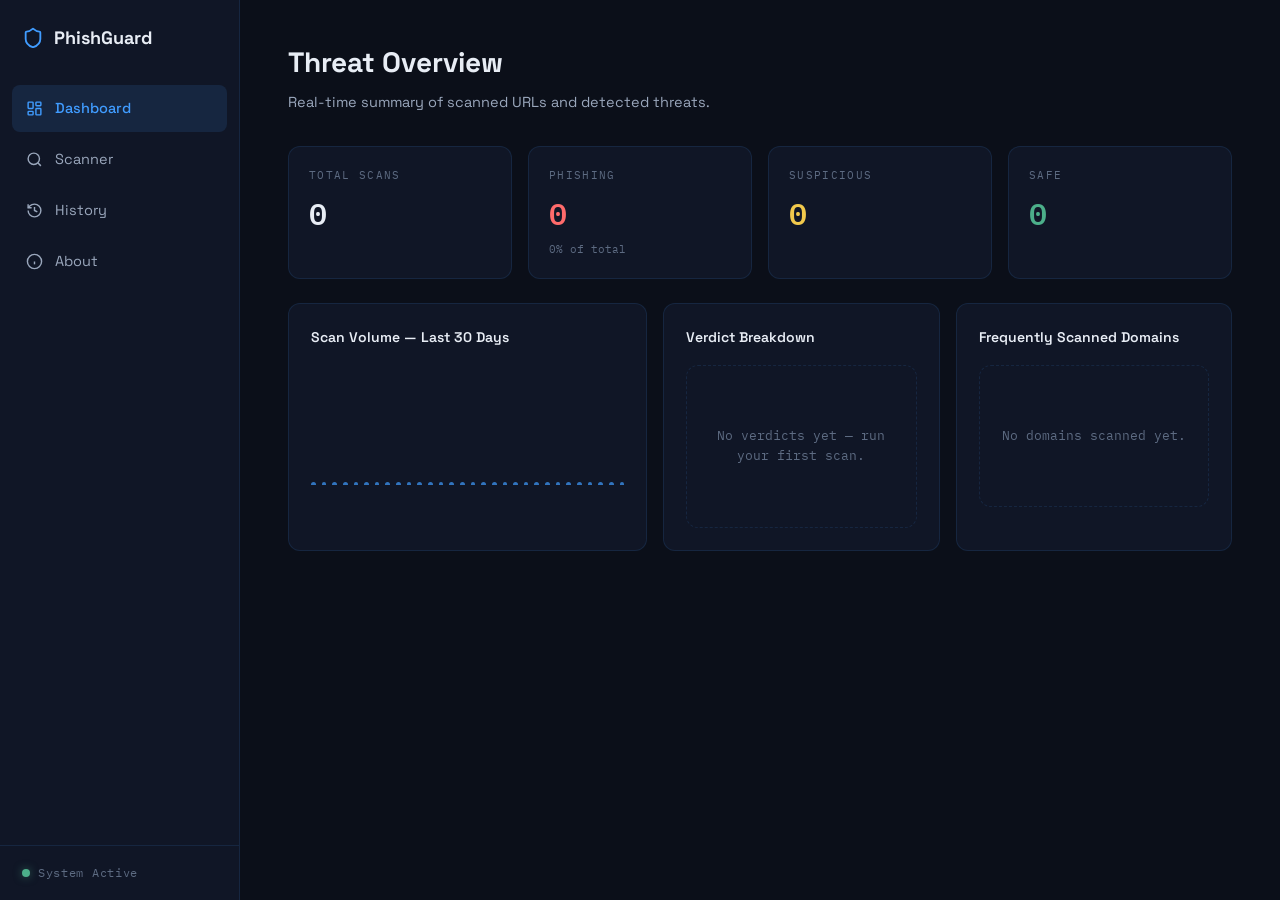
<file: phishing-detector/index.html>
<!DOCTYPE html>
<html lang="en">
<head>
  <meta charset="UTF-8" />
  <meta name="viewport" content="width=device-width, initial-scale=1.0" />
  <meta name="theme-color" content="#0a0e14" />
  <title>PhishGuard — AI Phishing Detector</title>
  <link rel="preconnect" href="https://fonts.googleapis.com" />
  <link rel="preconnect" href="https://fonts.gstatic.com" crossorigin />
  <link href="https://fonts.googleapis.com/css2?family=IBM+Plex+Mono:wght@400;500;600&family=Space+Grotesk:wght@400;500;600;700&display=swap" rel="stylesheet" />
  <link rel="stylesheet" href="style.css" />
</head>
<body>
  <aside class="sidebar">
    <a href="#" class="brand">
      <svg viewBox="0 0 24 24" fill="none" stroke="currentColor" stroke-width="2" stroke-linecap="round" stroke-linejoin="round"><path d="M20 13c0 5-3.5 7.5-7.66 8.95a1 1 0 0 1-.67-.01C7.5 20.5 4 18 4 13V6a1 1 0 0 1 1-1c2 0 4.5-1.2 6.24-2.72a1.17 1.17 0 0 1 1.52 0C14.51 3.81 17 5 19 5a1 1 0 0 1 1 1z"/></svg>
      PhishGuard
    </a>
    <nav class="nav">
      <a href="#" class="nav-item active" data-page="dashboard">
        <svg viewBox="0 0 24 24" fill="none" stroke="currentColor" stroke-width="2"><rect width="7" height="9" x="3" y="3" rx="1"/><rect width="7" height="5" x="14" y="3" rx="1"/><rect width="7" height="9" x="14" y="12" rx="1"/><rect width="7" height="5" x="3" y="16" rx="1"/></svg>
        Dashboard
      </a>
      <a href="#" class="nav-item" data-page="scanner">
        <svg viewBox="0 0 24 24" fill="none" stroke="currentColor" stroke-width="2"><circle cx="11" cy="11" r="8"/><path d="m21 21-4.3-4.3"/></svg>
        Scanner
      </a>
      <a href="#" class="nav-item" data-page="history">
        <svg viewBox="0 0 24 24" fill="none" stroke="currentColor" stroke-width="2"><path d="M3 12a9 9 0 1 0 9-9 9.75 9.75 0 0 0-6.74 2.74L3 8"/><path d="M3 3v5h5"/><path d="M12 7v5l4 2"/></svg>
        History
      </a>
      <a href="#" class="nav-item" data-page="about">
        <svg viewBox="0 0 24 24" fill="none" stroke="currentColor" stroke-width="2"><circle cx="12" cy="12" r="10"/><path d="M12 16v-4"/><path d="M12 8h.01"/></svg>
        About
      </a>
    </nav>
    <div class="sys-status"><span class="dot"></span>System Active</div>
  </aside>

  <main class="main">
    <!-- DASHBOARD -->
    <section class="page active" id="page-dashboard">
      <header class="page-head">
        <h1>Threat Overview</h1>
        <p>Real-time summary of scanned URLs and detected threats.</p>
      </header>
      <div class="stats">
        <div class="stat"><span class="stat-label">Total Scans</span><span class="stat-num" id="stat-total">0</span></div>
        <div class="stat"><span class="stat-label">Phishing</span><span class="stat-num phishing" id="stat-phish">0</span><span class="stat-sub" id="stat-phish-pct">0% of total</span></div>
        <div class="stat"><span class="stat-label">Suspicious</span><span class="stat-num suspicious" id="stat-susp">0</span></div>
        <div class="stat"><span class="stat-label">Safe</span><span class="stat-num safe" id="stat-safe">0</span></div>
      </div>
      <div class="charts">
        <div class="chart-card"><h3>Scan Volume — Last 30 Days</h3><div class="bar-chart" id="volumeChart"></div></div>
        <div class="chart-card"><h3>Verdict Breakdown</h3><div id="verdictList"></div></div>
        <div class="chart-card"><h3>Frequently Scanned Domains</h3><div id="domainList"></div></div>
      </div>
    </section>

    <!-- SCANNER -->
    <section class="page" id="page-scanner">
      <header class="page-head">
        <h1>URL Scanner</h1>
        <p>Paste any link to score it 0–100 across 30+ structural, domain, and reputation signals.</p>
      </header>
      <div class="scan-box">
        <input type="text" id="scanInput" placeholder="Paste a URL to scan…" />
        <button id="scanBtn" class="btn">Scan</button>
      </div>
      <div id="scanResult" class="result hidden"></div>
    </section>

    <!-- HISTORY -->
    <section class="page" id="page-history">
      <header class="page-head">
        <h1>Scan History</h1>
        <p>Every scan logged locally in your browser.</p>
      </header>
      <div id="historyList"></div>
    </section>

    <!-- ABOUT -->
    <section class="page" id="page-about">
      <header class="page-head">
        <h1>About PhishGuard</h1>
        <p>A phishing URL detector built as a portfolio project by Mandip Oli.</p>
      </header>
      <div class="about-card">
        <p>PhishGuard scores any URL from 0 to 100 using an advanced 25+ signal heuristic engine: brand impersonation detection (40+ protected brands), homoglyph and Cyrillic look-alike characters, punycode/IDN homograph attacks, typosquatting patterns, credential-harvesting path analysis, suspicious subdomains, high-entropy generated domains, URL shortener abuse, suspicious query parameters, non-standard ports, and known phishing-kit patterns — with weighted scoring, four verdict tiers, and per-signal explanations.</p>
        <div class="tech-row">
          <span class="tech">React</span><span class="tech">TypeScript</span><span class="tech">Node.js</span><span class="tech">PostgreSQL</span>
        </div>
        <p class="note">This demo runs entirely in your browser. Scans are stored locally and never leave your device.</p>
      </div>
    </section>
  </main>

  <script src="engine.js"></script>
  <script src="script.js"></script>
</body>
</html>
</file>
<file: phishing-detector/style.css>
/* ============================================================
   PhishGuard — AI Phishing Detector (vanilla replica of the
   reference React SPA). Accent: electric blue #409cff.
   ============================================================ */
:root {
  --bg: #0b0f19;
  --surface: #101626;
  --surface-2: #141c30;
  --text: #e8edf5;
  --text-dim: #9aa7bc;
  --text-faint: #5d6b82;
  --line: rgba(64, 156, 255, 0.12);
  --line-strong: rgba(64, 156, 255, 0.30);
  --accent: #409cff;
  --accent-dim: rgba(64, 156, 255, 0.12);
  --accent-glow: rgba(64, 156, 255, 0.4);
  --accent-bright: #6db5ff;
  --red: #ff6b6b;
  --red-dim: rgba(255, 107, 107, 0.12);
  --yellow: #f2c94c;
  --yellow-dim: rgba(242, 201, 76, 0.12);
  --green: #4caf8a;
  --green-dim: rgba(76, 175, 138, 0.12);
  --radius: 8px;
  --font-body: "Space Grotesk", system-ui, sans-serif;
  --font-mono: "IBM Plex Mono", ui-monospace, monospace;
  --t: 0.25s cubic-bezier(0.22, 1, 0.36, 1);
}

* { margin: 0; padding: 0; box-sizing: border-box; }
body {
  background: var(--bg); color: var(--text);
  font-family: var(--font-body); line-height: 1.6;
  display: flex; min-height: 100vh;
}
a { color: inherit; text-decoration: none; }
.hidden { display: none !important; }

/* Sidebar */
.sidebar {
  width: 240px; background: var(--surface); border-right: 1px solid var(--line);
  display: flex; flex-direction: column; position: sticky; top: 0; height: 100vh;
  flex-shrink: 0;
}
.brand {
  display: flex; align-items: center; gap: 10px; padding: 24px 22px;
  font-weight: 700; font-size: 18px; color: var(--text);
}
.brand svg { width: 22px; height: 22px; color: var(--accent); }
.nav { flex: 1; padding: 8px 12px; display: flex; flex-direction: column; gap: 4px; }
.nav-item {
  display: flex; align-items: center; gap: 12px; padding: 12px 14px;
  border-radius: var(--radius); font-size: 14.5px; color: var(--text-dim);
  transition: background var(--t), color var(--t);
}
.nav-item svg { width: 17px; height: 17px; }
.nav-item:hover { background: var(--accent-dim); color: var(--text); }
.nav-item.active { background: var(--accent-dim); color: var(--accent); font-weight: 500; }
.sys-status {
  display: flex; align-items: center; gap: 8px; padding: 18px 22px;
  border-top: 1px solid var(--line); font-family: var(--font-mono); font-size: 11.5px;
  color: var(--text-faint); letter-spacing: 0.06em;
}
.dot { width: 8px; height: 8px; border-radius: 50%; background: var(--green); box-shadow: 0 0 8px rgba(76,175,138,0.5); }

/* Main */
.main { flex: 1; padding: 40px 48px; max-width: 1100px; }
.page { display: none; }
.page.active { display: block; animation: fadeIn 0.4s var(--t); }
@keyframes fadeIn { from { opacity: 0; transform: translateY(10px); } to { opacity: 1; transform: translateY(0); } }
.page-head { margin-bottom: 32px; }
.page-head h1 { font-size: 28px; font-weight: 700; margin-bottom: 6px; }
.page-head p { color: var(--text-dim); font-size: 14.5px; }

/* Stats */
.stats { display: grid; grid-template-columns: repeat(4, 1fr); gap: 16px; margin-bottom: 24px; }
.stat {
  background: var(--surface); border: 1px solid var(--line); border-radius: 12px;
  padding: 20px; display: flex; flex-direction: column; gap: 4px;
}
.stat-label { font-family: var(--font-mono); font-size: 11px; letter-spacing: 0.12em; color: var(--text-faint); text-transform: uppercase; }
.stat-num { font-family: var(--font-mono); font-size: 30px; font-weight: 600; }
.stat-num.phishing, .stat-num.scan-bad { color: var(--red); }
.stat-num.suspicious, .stat-num.scan-warn { color: var(--yellow); }
.stat-num.safe, .stat-num.scan-ok { color: var(--green); }
.stat-sub { font-family: var(--font-mono); font-size: 11px; color: var(--text-faint); }

/* Charts */
.charts { display: grid; grid-template-columns: 1.3fr 1fr 1fr; gap: 16px; }
.chart-card {
  background: var(--surface); border: 1px solid var(--line); border-radius: 12px; padding: 22px;
}
.chart-card h3 { font-size: 14px; font-weight: 600; margin-bottom: 16px; }
.bar-chart { display: flex; align-items: flex-end; gap: 6px; height: 120px; }
.bar {
  flex: 1; background: var(--accent); border-radius: 3px 3px 0 0; opacity: 0.7;
  transition: height 0.5s var(--t), opacity var(--t); min-height: 3px;
}
.bar:hover { opacity: 1; }
.verdict-item, .domain-item {
  display: flex; align-items: center; justify-content: space-between; gap: 10px;
  padding: 10px 0; border-bottom: 1px dashed var(--line); font-size: 13.5px;
}
.verdict-item:last-child, .domain-item:last-child { border-bottom: none; }
.domain-item .dom { font-family: var(--font-mono); font-size: 12px; color: var(--text-dim); overflow: hidden; text-overflow: ellipsis; white-space: nowrap; max-width: 75%; }
.domain-item .dmeta { font-family: var(--font-mono); font-size: 11px; color: var(--text-faint); white-space: nowrap; }

/* Verdict tags */
.tag { font-family: var(--font-mono); font-size: 11px; padding: 3px 10px; border-radius: 999px; white-space: nowrap; }
.tag--phishing { color: var(--red); background: var(--red-dim); border: 1px solid rgba(255,107,107,0.3); }
.tag--suspicious { color: var(--yellow); background: var(--yellow-dim); border: 1px solid rgba(242,201,76,0.3); }
.tag--safe { color: var(--green); background: var(--green-dim); border: 1px solid rgba(76,175,138,0.3); }

/* Scanner */
.scan-box { display: flex; gap: 12px; max-width: 640px; margin-bottom: 8px; }
.scan-box input {
  flex: 1; font-family: var(--font-mono); font-size: 14px;
  background: var(--surface); border: 1px solid var(--line-strong); color: var(--text);
  border-radius: var(--radius); padding: 14px 16px; outline: none; transition: border-color var(--t);
}
.scan-box input:focus { border-color: var(--accent); }
.scan-box input::placeholder { color: var(--text-faint); }
.btn {
  font-family: var(--font-mono); font-size: 12.5px; letter-spacing: 0.1em; text-transform: uppercase;
  background: var(--accent); color: var(--bg); font-weight: 600; border: none;
  border-radius: var(--radius); padding: 0 28px; cursor: pointer;
  transition: background var(--t), box-shadow var(--t);
}
.btn:hover { background: var(--accent-bright); box-shadow: 0 0 20px var(--accent-glow); }
.result {
  margin-top: 24px; background: var(--surface); border: 1px solid var(--line);
  border-radius: 12px; padding: 28px;
}
.result-head { display: flex; align-items: center; gap: 18px; flex-wrap: wrap; margin-bottom: 18px; }
.score-circle {
  width: 92px; height: 92px; border-radius: 50%; display: flex; flex-direction: column;
  align-items: center; justify-content: center; font-family: var(--font-mono);
  border: 3px solid var(--accent); position: relative; flex-shrink: 0;
}
.score-circle .sc { font-size: 26px; font-weight: 600; }
.score-circle .sc-sub { font-size: 9px; letter-spacing: 0.14em; color: var(--text-faint); }
.verdict { font-size: 20px; font-weight: 600; }
.verdict-sub { color: var(--text-dim); font-size: 13.5px; margin-top: 2px; }
.signals { display: flex; flex-direction: column; gap: 8px; }
.signal-row {
  display: flex; flex-direction: column; align-items: flex-start; gap: 3px;
  font-family: var(--font-mono); font-size: 12.5px; color: var(--text-dim);
  padding: 9px 13px; background: var(--bg); border-radius: var(--radius);
  border-left: 2px solid var(--line);
}
.signal-row .sname { display: flex; align-items: center; gap: 8px; color: var(--text); }
.signal-row .sw { color: var(--accent); font-size: 11px; flex-shrink: 0; }
.signal-row .sdesc { font-size: 11px; color: var(--text-faint); line-height: 1.55; }
.advice {
  font-family: var(--font-mono); font-size: 11.5px; line-height: 1.65;
  color: var(--text-dim); padding: 12px 14px; margin-top: 14px;
  border-left: 2px solid var(--accent); background: var(--bg); border-radius: 0 var(--radius) var(--radius) 0;
}
.progress-track { height: 6px; background: var(--bg); border-radius: 999px; overflow: hidden; margin: 14px 0 6px; }
.progress-fill { height: 100%; border-radius: 999px; transition: width 0.8s var(--t); }

/* History */
.history-item {
  display: flex; align-items: center; justify-content: space-between; gap: 14px;
  background: var(--surface); border: 1px solid var(--line); border-radius: 10px;
  padding: 14px 18px; margin-bottom: 10px; flex-wrap: wrap;
}
.history-item .hurl { font-family: var(--font-mono); font-size: 12.5px; color: var(--text); max-width: 45%; overflow: hidden; text-overflow: ellipsis; white-space: nowrap; }
.history-item .hmeta { font-family: var(--font-mono); font-size: 11.5px; color: var(--text-faint); }
.empty { color: var(--text-faint); font-family: var(--font-mono); font-size: 13px; text-align: center; padding: 60px 20px; border: 1px dashed var(--line); border-radius: 12px; }

/* About */
.about-card {
  background: var(--surface); border: 1px solid var(--line); border-radius: 12px; padding: 30px;
}
.about-card p { color: var(--text-dim); margin-bottom: 18px; max-width: 640px; }
.tech-row { display: flex; flex-wrap: wrap; gap: 10px; margin-bottom: 18px; }
.tech { font-family: var(--font-mono); font-size: 12px; border: 1px solid var(--line-strong); background: var(--accent-dim); color: var(--accent); border-radius: var(--radius); padding: 4px 12px; }
.note { font-size: 12.5px; color: var(--text-faint); }

@media (max-width: 900px) {
  body { flex-direction: column; }
  .sidebar { width: 100%; height: auto; position: relative; }
  .nav { flex-direction: row; flex-wrap: wrap; }
  .main { padding: 28px 18px; }
  .stats { grid-template-columns: repeat(2, 1fr); }
  .charts { grid-template-columns: 1fr; }
  .scan-box { flex-direction: column; }
  .btn { padding: 12px; }
  .history-item .hurl { max-width: 100%; }
}
</file>
